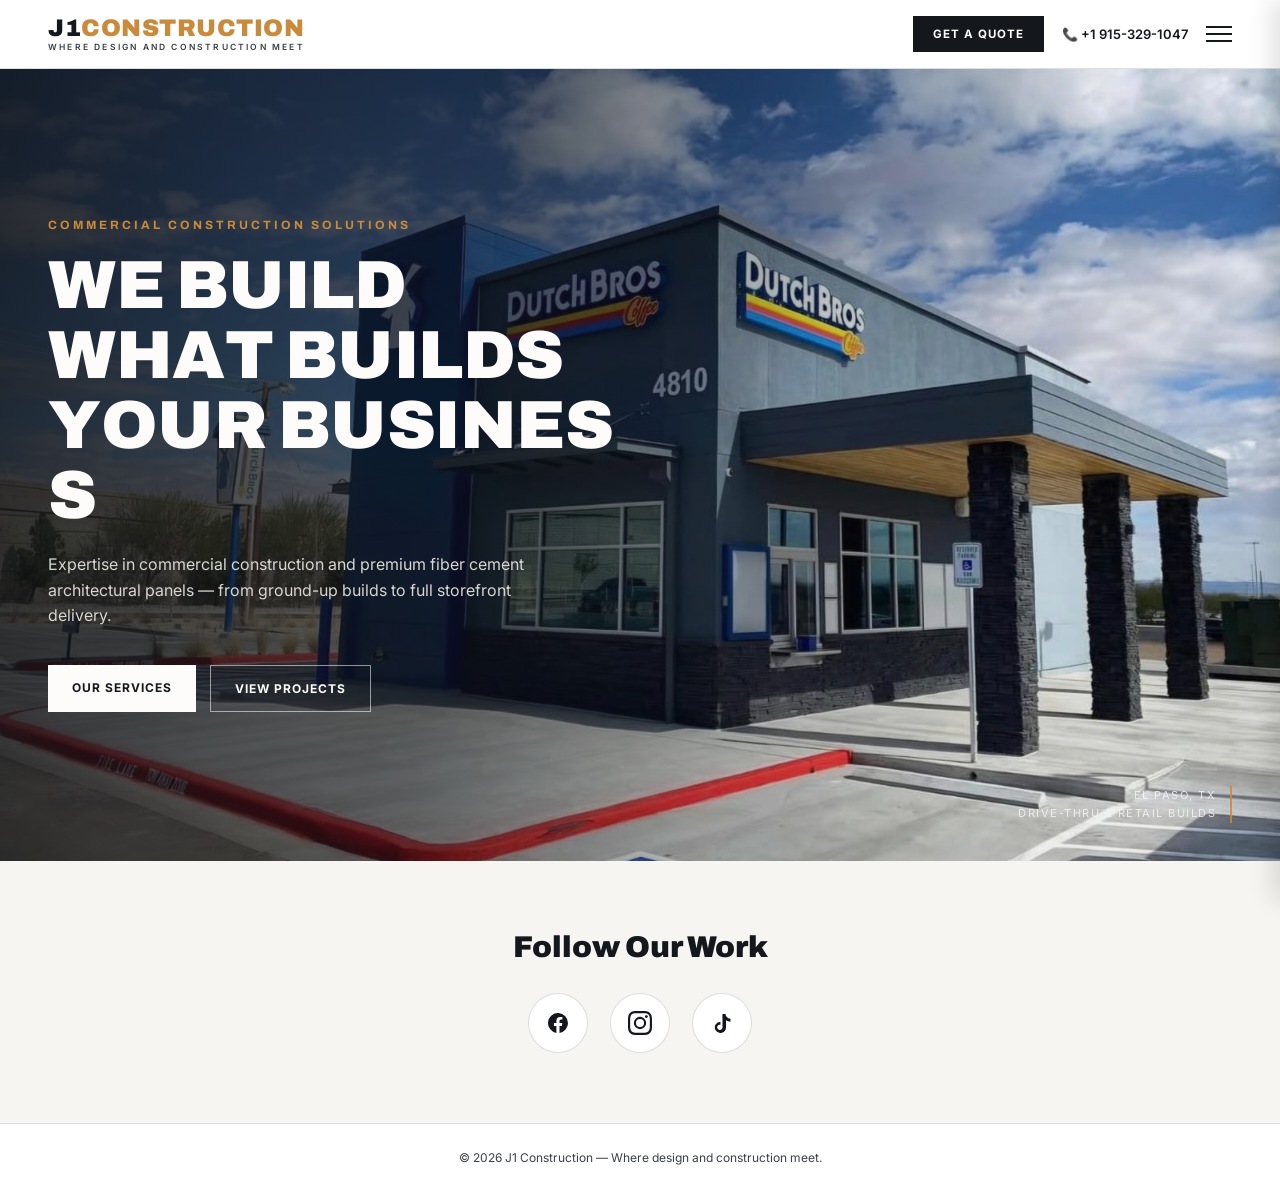
<file: index.html>
<!DOCTYPE html>
<html lang="en">
<head>
<meta charset="UTF-8">
<meta name="viewport" content="width=device-width, initial-scale=1.0">
<title>J1 Construction — Where Design and Construction Meet</title>
<link rel="icon" type="image/png" href="assets/j1.png">
<link rel="stylesheet" href="css/styles.css">
</head>
<body>

<header>
  <a href="index.html" class="logo">
    <div class="mark">J1<span>CONSTRUCTION</span></div>
    <div class="tag">WHERE DESIGN AND CONSTRUCTION MEET</div>
  </a>

  <nav id="mainNav">
    <a href="index.html" class="active">Home</a>
    <a href="services.html">Services</a>
    <a href="projects.html">Our Projects</a>
    <a href="quote.html">Get a Quote</a>
  </nav>
  <div class="nav-backdrop" id="navBackdrop"></div>

  <div class="header-right">
    <a href="quote.html" class="quote-btn"><span class="long">Get a </span>Quote</a>
    <a href="tel:+1 915-329-1047" class="phone">📞 +1 915-329-1047</a>
    <button class="menu-toggle" id="menuToggle" aria-label="Open menu" aria-expanded="false">
      <span></span><span></span><span></span>
    </button>
  </div>
</header>

<section class="hero">
  <div class="hero-inner">
    <div class="eyebrow">Commercial Construction Solutions</div>
    <div class="title-build-wrap">
      <span class="crane" aria-hidden="true">🏗️</span>
      <h1 class="building-title">WE BUILD<br>WHAT BUILDS<br>YOUR BUSINESS</h1>
    </div>
    <p>Expertise in commercial construction and premium fiber cement architectural panels — from ground-up builds to full storefront delivery.</p>
    <div class="hero-ctas">
      <a href="services.html" class="cta-primary">Our Services</a>
      <a href="projects.html" class="cta-secondary">View Projects</a>
    </div>
  </div>
  <div class="badge">EL PASO, TX<br>DRIVE-THRU &amp; RETAIL BUILDS</div>
</section>

<section class="home-social">
  <h2>Follow Our Work</h2>
  <div class="home-social-icons">
    <a href="https://facebook.com" target="_blank" rel="noopener" aria-label="Facebook">
      <svg viewBox="0 0 24 24" width="24" height="24" fill="currentColor"><path d="M22 12a10 10 0 1 0-11.6 9.9v-7H7.9V12h2.5V9.8c0-2.5 1.5-3.9 3.8-3.9 1.1 0 2.2.2 2.2.2v2.4h-1.3c-1.2 0-1.6.8-1.6 1.6V12h2.8l-.4 2.9h-2.4v7A10 10 0 0 0 22 12z"/></svg>
    </a>
    <a href="https://instagram.com" target="_blank" rel="noopener" aria-label="Instagram">
      <svg viewBox="0 0 24 24" width="24" height="24" fill="currentColor"><path d="M12 2.163c3.204 0 3.584.012 4.85.07 3.252.148 4.771 1.691 4.919 4.919.058 1.265.069 1.645.069 4.849 0 3.205-.012 3.584-.069 4.849-.149 3.225-1.664 4.771-4.919 4.919-1.266.058-1.644.07-4.85.07-3.204 0-3.584-.012-4.849-.07-3.26-.149-4.771-1.699-4.919-4.92-.058-1.265-.07-1.644-.07-4.849 0-3.204.012-3.583.07-4.849.149-3.227 1.664-4.771 4.919-4.919 1.266-.057 1.645-.069 4.849-.069zM12 0C8.741 0 8.333.014 7.053.072 2.695.272.273 2.69.073 7.052.014 8.333 0 8.741 0 12c0 3.259.014 3.668.072 4.948.2 4.358 2.618 6.78 6.98 6.98C8.333 23.986 8.741 24 12 24c3.259 0 3.668-.014 4.948-.072 4.354-.2 6.782-2.618 6.979-6.98.059-1.28.073-1.689.073-4.948 0-3.259-.014-3.667-.072-4.947-.196-4.354-2.617-6.78-6.979-6.98C15.668.014 15.259 0 12 0zm0 5.838a6.162 6.162 0 1 0 0 12.324 6.162 6.162 0 0 0 0-12.324zM12 16a4 4 0 1 1 0-8 4 4 0 0 1 0 8zm6.406-11.845a1.44 1.44 0 1 0 0 2.881 1.44 1.44 0 0 0 0-2.881z"/></svg>
    </a>
    <a href="https://tiktok.com" target="_blank" rel="noopener" aria-label="TikTok">
      <svg viewBox="0 0 24 24" width="24" height="24" fill="currentColor"><path d="M16.6 5.82c-.7-.77-1.09-1.77-1.09-2.82h-3.05v13.44a2.59 2.59 0 0 1-4.6 1.62 2.59 2.59 0 0 1 2.6-4.24V10.7a5.63 5.63 0 0 0-4.86 8.47 5.63 5.63 0 0 0 10.42-2.96V9.36a7.6 7.6 0 0 0 4.46 1.43V7.75a4.85 4.85 0 0 1-3.88-1.93z"/></svg>
    </a>
  </div>
</section>

<footer>© 2026 J1 Construction — Where design and construction meet.</footer>

<script src="js/main.js"></script>
</body>
</html>
</file>
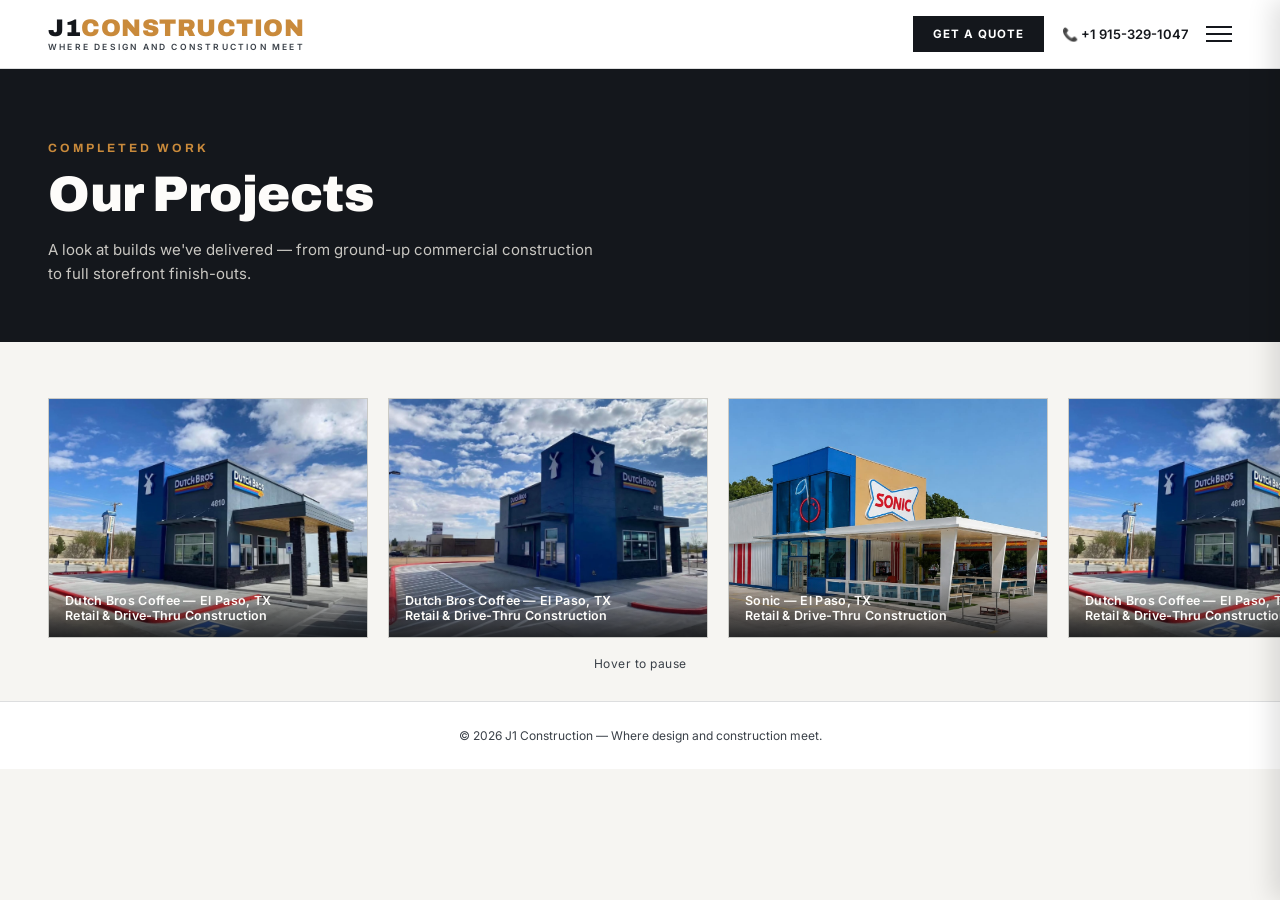
<file: projects.html>
<!DOCTYPE html>
<html lang="en">
<head>
<meta charset="UTF-8">
<meta name="viewport" content="width=device-width, initial-scale=1.0">
<title>Our Projects — J1 Construction</title>
<link rel="icon" type="image/png" href="assets/j1.png">
<link rel="apple-touch-icon" href="assets/j1.png.png">
<link rel="stylesheet" href="css/styles.css">
</head>
<body>

<header>
  <a href="index.html" class="logo">
    <div class="mark">J1<span>CONSTRUCTION</span></div>
    <div class="tag">WHERE DESIGN AND CONSTRUCTION MEET</div>
  </a>

  <nav id="mainNav">
    <a href="index.html">Home</a>
    <a href="services.html">Services</a>
    <a href="projects.html" class="active">Our Projects</a>
    <a href="quote.html">Get a Quote</a>
  </nav>
  <div class="nav-backdrop" id="navBackdrop"></div>

  <div class="header-right">
    <a href="quote.html" class="quote-btn"><span class="long">Get a </span>Quote</a>
    <a href="tel:+1 915-329-10477" class="phone">📞 +1 915-329-1047</a>
    <button class="menu-toggle" id="menuToggle" aria-label="Open menu" aria-expanded="false">
      <span></span><span></span><span></span>
    </button>
  </div>
</header>

<section class="page-banner">
  <div class="eyebrow">Completed Work</div>
  <div class="title-build-wrap">
    <span class="crane" aria-hidden="true">🏗️</span>
    <h1 class="building-title">Our Projects</h1>
  </div>
  <p>A look at builds we've delivered — from ground-up commercial construction to full storefront finish-outs.</p>
</section>

<section class="projects-marquee-wrap">
  <div class="projects-marquee">
    <div class="projects-track">

      <div class="project-card">
        <img src="assets/dutch-bros-project.jpg" alt="Dutch Bros Coffee completed construction project in El Paso, TX">
        <div class="cap">Dutch Bros Coffee — El Paso, TX<br>Retail &amp; Drive-Thru Construction</div>
      </div>

      <div class="project-card">
        <img src="assets/1.jpg" alt="Dutch Bros Coffee completed construction project in El Paso, TX">
        <div class="cap">Dutch Bros Coffee — El Paso, TX<br>Retail &amp; Drive-Thru Construction</div>
      </div>

      <div class="project-card">
        <img src="assets/2.jpg" alt="Sonic completed construction project in El Paso, TX">
        <div class="cap">Sonic — El Paso, TX<br>Retail &amp; Drive-Thru Construction</div>
      </div>
      

      <!-- duplicated for a seamless loop -->
      <div class="project-card" aria-hidden="true">
        <img src="assets/dutch-bros-project.jpg" alt="">
        <div class="cap">Dutch Bros Coffee — El Paso, TX<br>Retail &amp; Drive-Thru Construction</div>
      </div>

      <div class="project-card" aria-hidden="true">
        <img src="assets/1.jpg" alt="">
        <div class="cap">Dutch Bros Coffee — El Paso, TX<br>Retail &amp; Drive-Thru Construction</div>
      </div>

      <div class="project-card" aria-hidden="true">
        <img src="assets/2.jpg" alt="">
        <div class="cap">Sonic — El Paso, TX<br>Retail &amp; Drive-Thru Construction</div>
      </div>
      

    </div>
  </div>
  <p class="marquee-hint">Hover to pause</p>
</section>

<footer>© 2026 J1 Construction — Where design and construction meet.</footer>

<script src="js/main.js"></script>
</body>
</html>
</file>
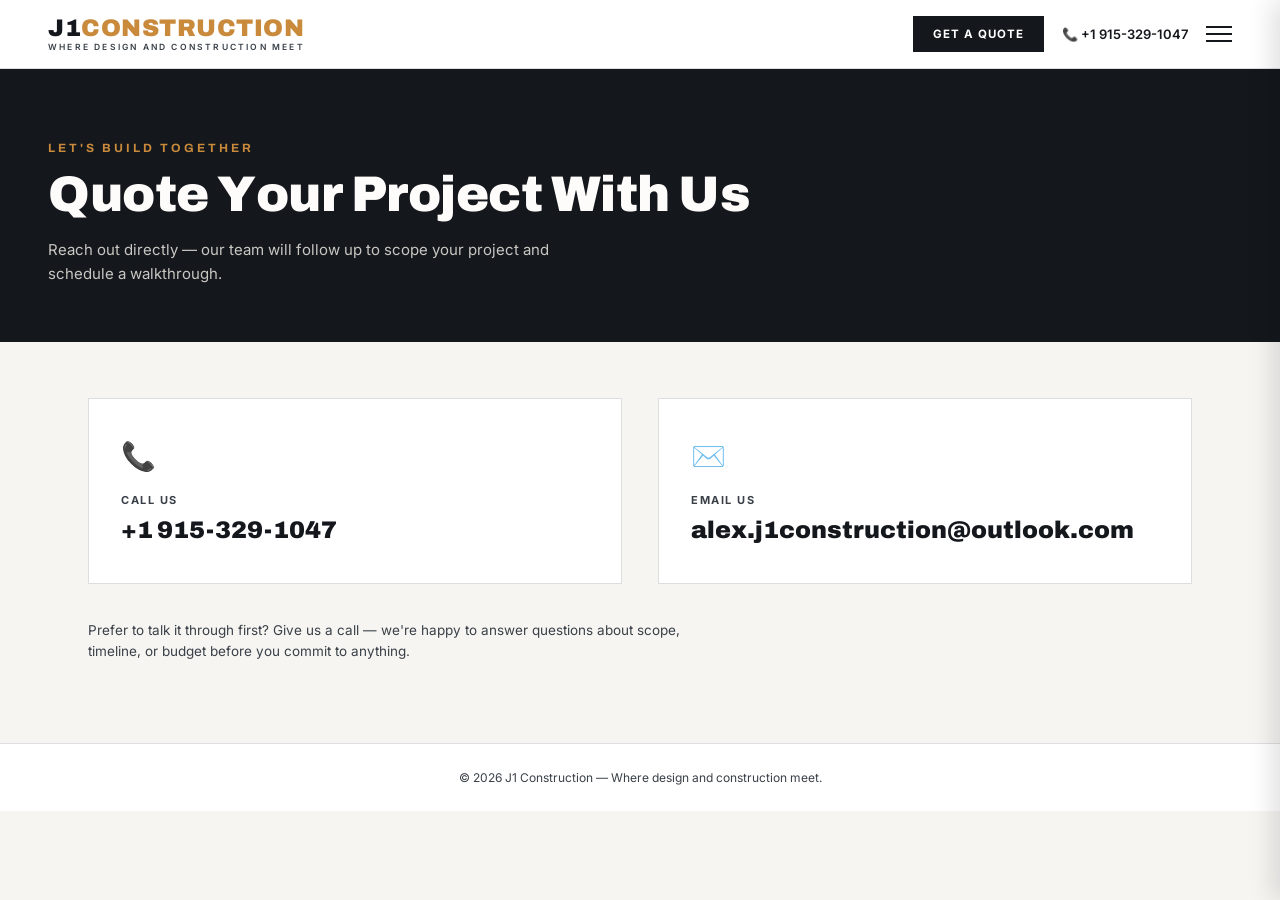
<file: quote.html>
<!DOCTYPE html>
<html lang="en">
<head>
<meta charset="UTF-8">
<meta name="viewport" content="width=device-width, initial-scale=1.0">
<title>Get a Quote — J1 Construction</title>
<link rel="icon" type="image/png" href="assets/j1.png">
<link rel="stylesheet" href="css/styles.css">
</head>
<body>

<header>
  <a href="index.html" class="logo">
    <div class="mark">J1<span>CONSTRUCTION</span></div>
    <div class="tag">WHERE DESIGN AND CONSTRUCTION MEET</div>
  </a>

  <nav id="mainNav">
    <a href="index.html">Home</a>
    <a href="services.html">Services</a>
    <a href="projects.html">Our Projects</a>
    <a href="quote.html" class="active">Get a Quote</a>
  </nav>
  <div class="nav-backdrop" id="navBackdrop"></div>

  <div class="header-right">
    <a href="quote.html" class="quote-btn"><span class="long">Get a </span>Quote</a>
    <a href="tel:+1 915-329-1047" class="phone">📞 +1 915-329-1047</a>
    <button class="menu-toggle" id="menuToggle" aria-label="Open menu" aria-expanded="false">
      <span></span><span></span><span></span>
    </button>
  </div>
</header>

<section class="page-banner">
  <div class="eyebrow">Let's Build Together</div>
  <div class="title-build-wrap">
    <span class="crane" aria-hidden="true">🏗️</span>
    <h1 class="building-title">Quote Your Project With Us</h1>
  </div>
  <p>Reach out directly — our team will follow up to scope your project and schedule a walkthrough.</p>
</section>

<main>
  <div class="quote-wrap">

    <div class="quote-card">
      <div class="icon">📞</div>
      <div class="label">Call Us</div>
      <a href="tel:9151234567" class="value">+1 915-329-1047</a>
    </div>

    <div class="quote-card">
      <div class="icon">✉️</div>
      <div class="label">Email Us</div>
      <a href="mailto:info@j1construction.com" class="value">alex.j1construction@outlook.com</a>
    </div>

  </div>
  <p class="quote-note">Prefer to talk it through first? Give us a call — we're happy to answer questions about scope, timeline, or budget before you commit to anything.</p>
</main>

<footer>© 2026 J1 Construction — Where design and construction meet.</footer>

<script src="js/main.js"></script>
</body>
</html>
</file>
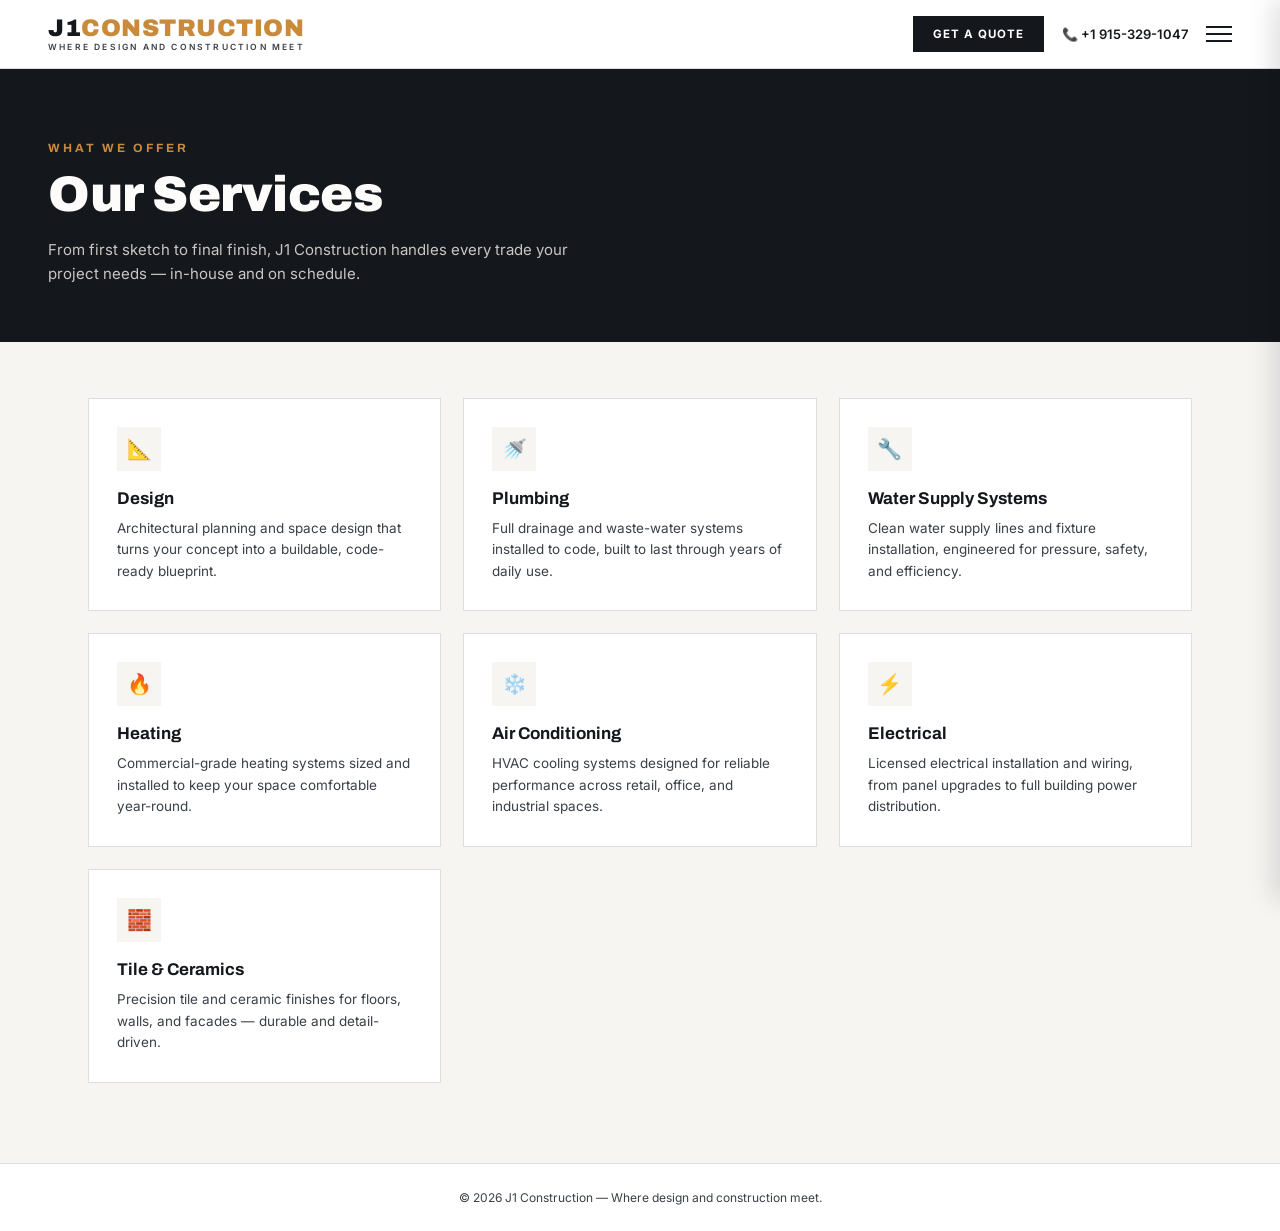
<file: services.html>
<!DOCTYPE html>
<html lang="en">
<head>
<meta charset="UTF-8">
<meta name="viewport" content="width=device-width, initial-scale=1.0">
<title>Services — J1 Construction</title>
<link rel="icon" type="image/png" href="assets/j1.png">
<link rel="stylesheet" href="css/styles.css">
</head>
<body>

<header>
  <a href="index.html" class="logo">
    <div class="mark">J1<span>CONSTRUCTION</span></div>
    <div class="tag">WHERE DESIGN AND CONSTRUCTION MEET</div>
  </a>

  <nav id="mainNav">
    <a href="index.html">Home</a>
    <a href="services.html" class="active">Services</a>
    <a href="projects.html">Our Projects</a>
    <a href="quote.html">Get a Quote</a>
  </nav>
  <div class="nav-backdrop" id="navBackdrop"></div>

  <div class="header-right">
    <a href="quote.html" class="quote-btn"><span class="long">Get a </span>Quote</a>
    <a href="tel:+1 915-329-1047" class="phone">📞 +1 915-329-1047</a>
    <button class="menu-toggle" id="menuToggle" aria-label="Open menu" aria-expanded="false">
      <span></span><span></span><span></span>
    </button>
  </div>
</header>

<section class="page-banner">
  <div class="eyebrow">What We Offer</div>
  <div class="title-build-wrap">
    <span class="crane" aria-hidden="true">🏗️</span>
    <h1 class="building-title">Our Services</h1>
  </div>
  <p>From first sketch to final finish, J1 Construction handles every trade your project needs — in-house and on schedule.</p>
</section>

<main>
  <div class="services-grid">

    <div class="service-card">
      <div class="icon">📐</div>
      <h3>Design</h3>
      <p>Architectural planning and space design that turns your concept into a buildable, code-ready blueprint.</p>
    </div>

    <div class="service-card">
      <div class="icon">🚿</div>
      <h3>Plumbing</h3>
      <p>Full drainage and waste-water systems installed to code, built to last through years of daily use.</p>
    </div>

    <div class="service-card">
      <div class="icon">🔧</div>
      <h3>Water Supply Systems</h3>
      <p>Clean water supply lines and fixture installation, engineered for pressure, safety, and efficiency.</p>
    </div>

    <div class="service-card">
      <div class="icon">🔥</div>
      <h3>Heating</h3>
      <p>Commercial-grade heating systems sized and installed to keep your space comfortable year-round.</p>
    </div>

    <div class="service-card">
      <div class="icon">❄️</div>
      <h3>Air Conditioning</h3>
      <p>HVAC cooling systems designed for reliable performance across retail, office, and industrial spaces.</p>
    </div>

    <div class="service-card">
      <div class="icon">⚡</div>
      <h3>Electrical</h3>
      <p>Licensed electrical installation and wiring, from panel upgrades to full building power distribution.</p>
    </div>

    <div class="service-card">
      <div class="icon">🧱</div>
      <h3>Tile &amp; Ceramics</h3>
      <p>Precision tile and ceramic finishes for floors, walls, and facades — durable and detail-driven.</p>
    </div>

  </div>
</main>

<footer>© 2026 J1 Construction — Where design and construction meet.</footer>

<script src="js/main.js"></script>
</body>
</html>
</file>
